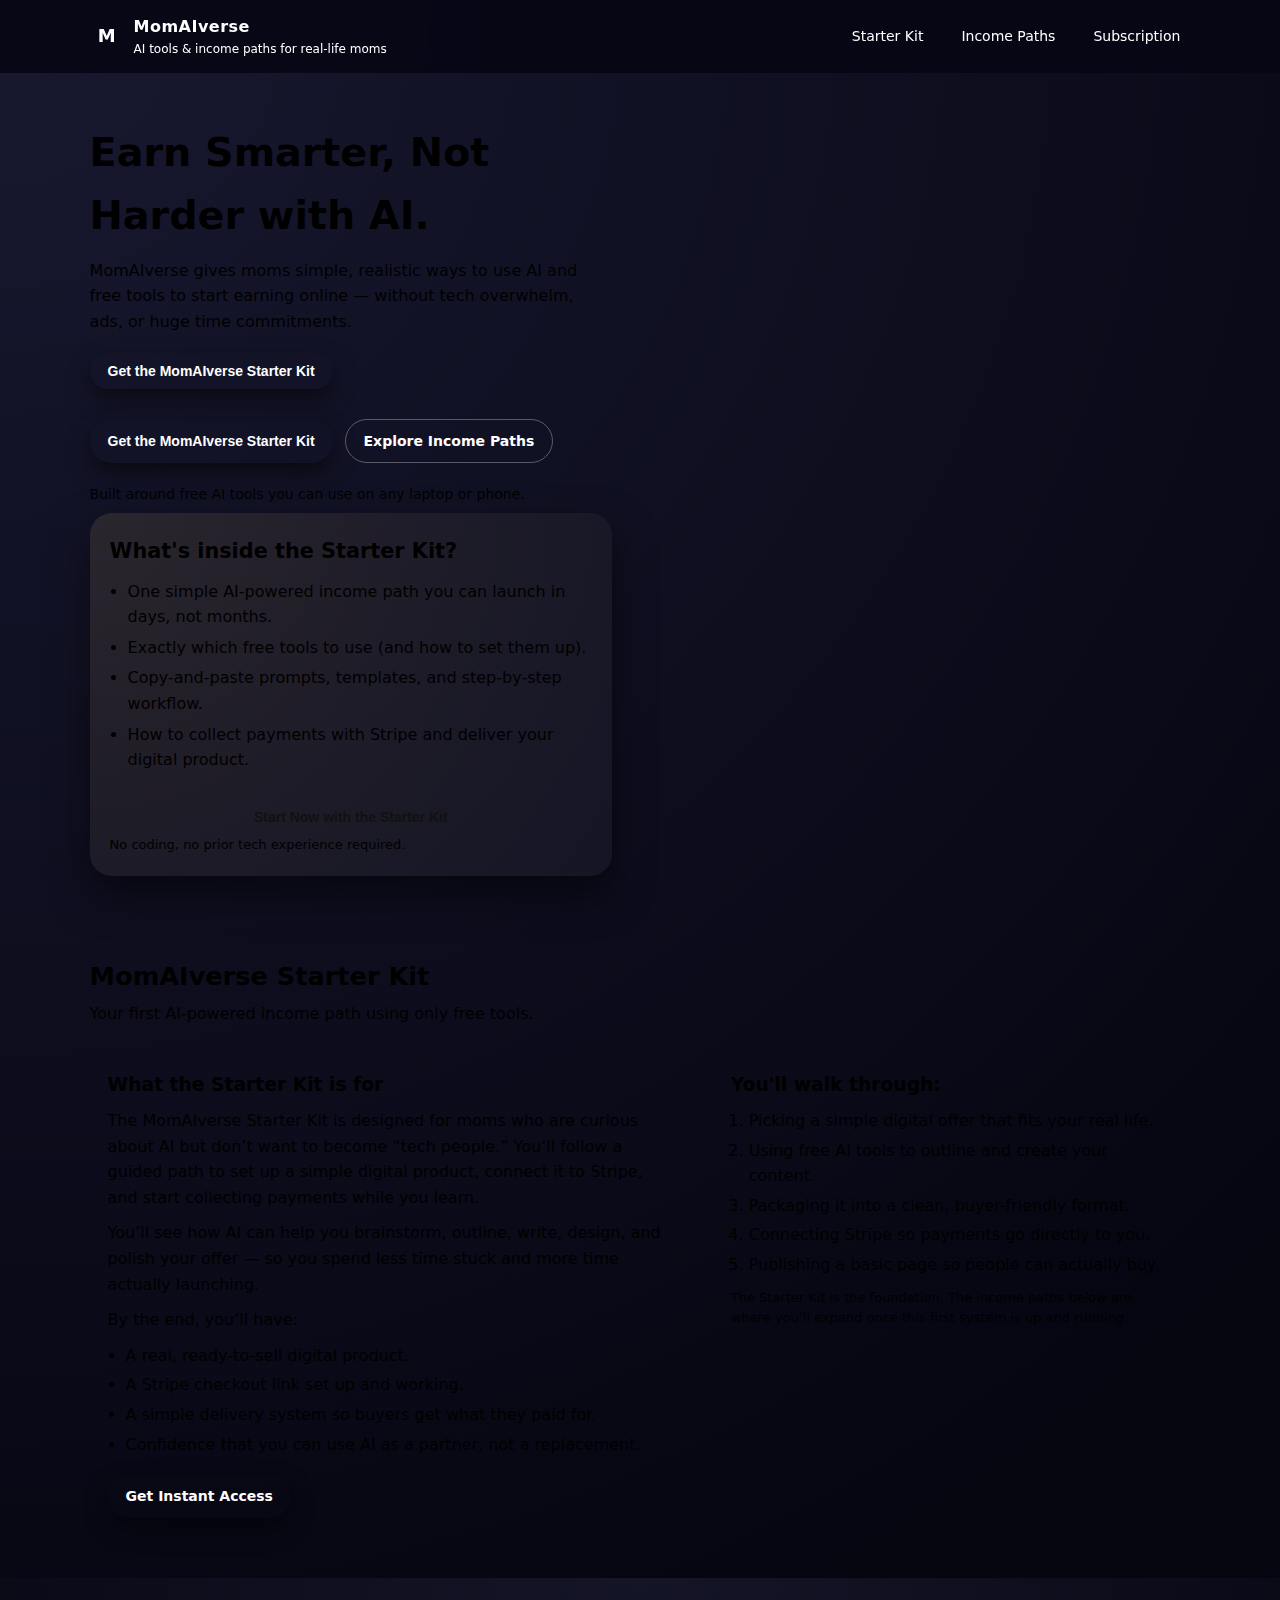
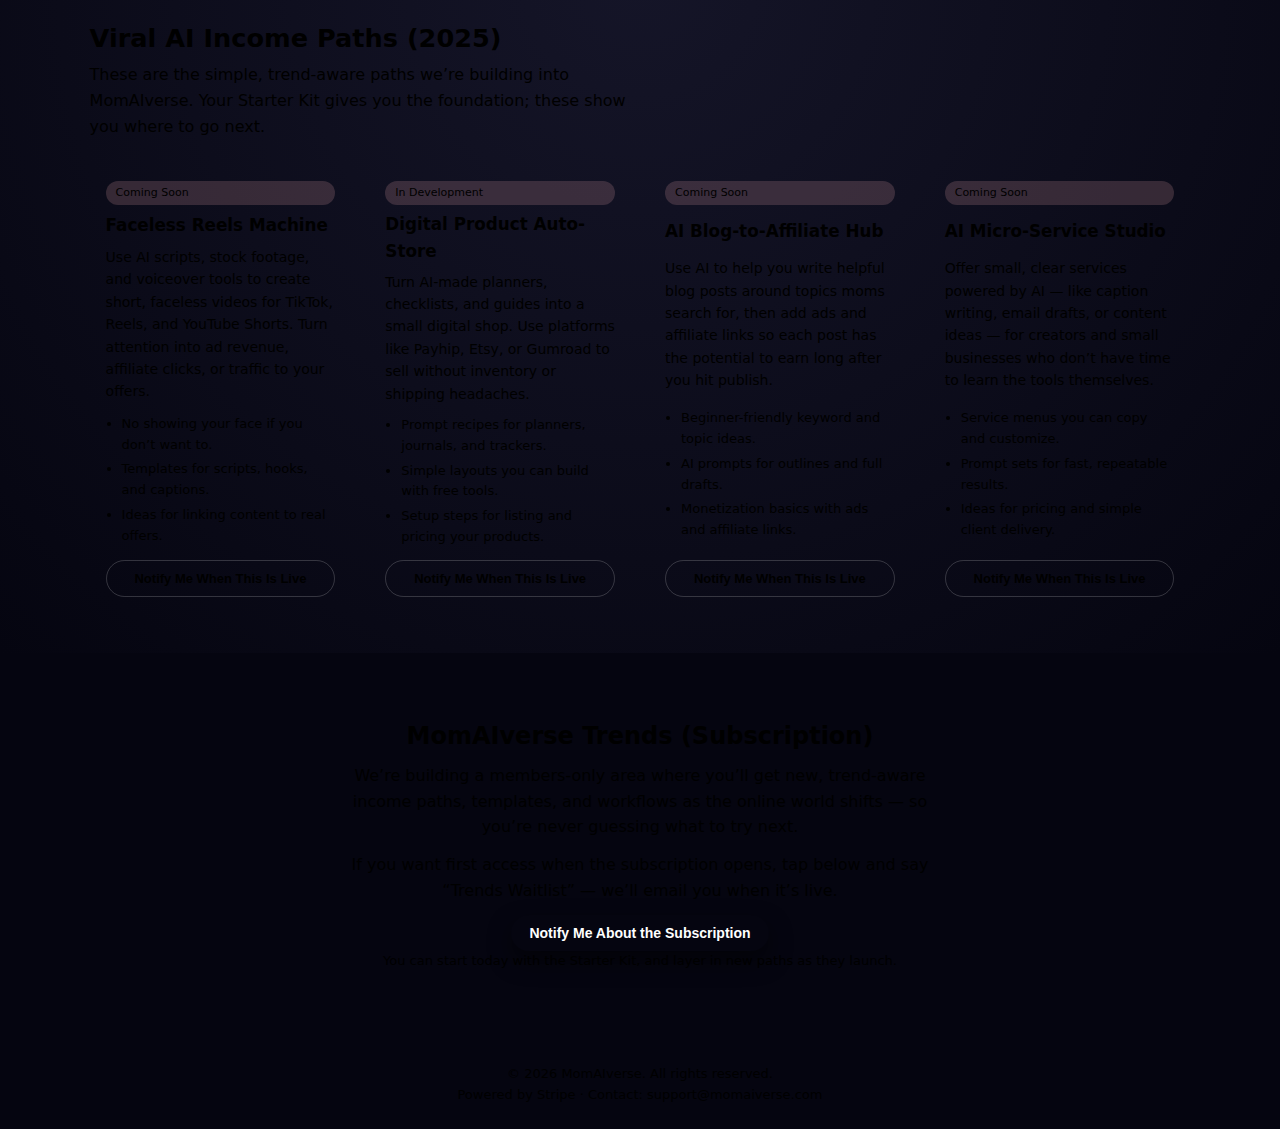
<file: index.html>
<!DOCTYPE html>
<html lang="en">
<head>
  <meta charset="UTF-8" />
  <meta name="viewport" content="width=device-width, initial-scale=1.0" />
  <title>MomAIverse | AI-Powered Income for Moms</title>
  <link rel="stylesheet" href="style.css" />
</head>
<body>
  <header class="nav">
    <div class="nav-left">
      <div class="logo-circle">M</div>
      <div class="logo-text">
        <span class="brand-name">MomAIverse</span>
        <span class="brand-tagline">AI tools & income paths for real-life moms</span>
      </div>
    </div>
    <nav class="nav-links">
      <a href="#starter-kit">Starter Kit</a>
      <a href="#income-paths">Income Paths</a>
      <a href="#subscription">Subscription</a>
    </nav>
  </header>

  <!-- HERO SECTION -->
  <section class="hero">
    <div class="hero-content">
      <h1>Earn Smarter, Not Harder with AI.</h1>
      <p>
        MomAIverse gives moms simple, realistic ways to use AI and free tools to start 
        earning online — without tech overwhelm, ads, or huge time commitments.
      </p>

      <div class="hero-buttons">
<button id="checkout-button" class="btn btn-primary">Get the MomAIverse Starter Kit</button>

<div class="hero-buttons">
  <button id="checkout-button" class="btn btn-primary">
    Get the MomAIverse Starter Kit
  </button>
  <a href="#income-paths" class="btn btn-outline">
    Explore Income Paths
  </a>
</div>
      <p class="hero-note">
        Built around free AI tools you can use on any laptop or phone.
      </p>
    </div>
    <div class="hero-card">
      <h2>What's inside the Starter Kit?</h2>
      <ul>
        <li>One simple AI-powered income path you can launch in days, not months.</li>
        <li>Exactly which free tools to use (and how to set them up).</li>
        <li>Copy-and-paste prompts, templates, and step-by-step workflow.</li>
        <li>How to collect payments with Stripe and deliver your digital product.</li>
      </ul>
    <button id="checkout-button-secondary" class="btn btn-full">
      Start Now with the Starter Kit
    </button>
      <p class="hero-card-footnote">
        No coding, no prior tech experience required.
      </p>
    </div>
  </section>

  <!-- STARTER KIT SECTION -->
  <section id="starter-kit" class="section">
    <div class="section-header">
      <h2>MomAIverse Starter Kit</h2>
      <p>Your first AI-powered income path using only free tools.</p>
    </div>
    <div class="starter-grid">
      <div class="starter-info">
        <h3>What the Starter Kit is for</h3>
        <p>
          The MomAIverse Starter Kit is designed for moms who are curious about AI 
          but don’t want to become “tech people.” You’ll follow a guided path to set up
          a simple digital product, connect it to Stripe, and start collecting payments
          while you learn.
        </p>
        <p>
          You’ll see how AI can help you brainstorm, outline, write, design, and polish 
          your offer — so you spend less time stuck and more time actually launching.
        </p>
        <p>
          By the end, you’ll have:
        </p>
        <ul>
          <li>A real, ready-to-sell digital product.</li>
          <li>A Stripe checkout link set up and working.</li>
          <li>A simple delivery system so buyers get what they paid for.</li>
          <li>Confidence that you can use AI as a partner, not a replacement.</li>
        </ul>
        <a 
          href="https://buy.stripe.com/fZufZi9O8gCgdefd7YfEk00" 
          class="btn btn-primary"
          target="_blank"
          rel="noopener noreferrer"
        >
          Get Instant Access
        </a>
      </div>
      <div class="starter-list">
        <h3>You'll walk through:</h3>
        <ol>
          <li>Picking a simple digital offer that fits your real life.</li>
          <li>Using free AI tools to outline and create your content.</li>
          <li>Packaging it into a clean, buyer-friendly format.</li>
          <li>Connecting Stripe so payments go directly to you.</li>
          <li>Publishing a basic page so people can actually buy.</li>
        </ol>
        <p class="starter-note">
          The Starter Kit is the foundation. The income paths below are 
          where you’ll expand once this first system is up and running.
        </p>
      </div>
    </div>
  </section>

  <!-- INCOME PATHS SECTION -->
  <section id="income-paths" class="section section-alt">
    <div class="section-header">
      <h2>Viral AI Income Paths (2025)</h2>
      <p>
        These are the simple, trend-aware paths we’re building into MomAIverse.
        Your Starter Kit gives you the foundation; these show you where to go next.
      </p>
    </div>

    <div class="card-grid">
      <!-- Path 1 -->
      <article class="card">
        <div class="card-pill">Coming Soon</div>
        <h3>Faceless Reels Machine</h3>
        <p>
          Use AI scripts, stock footage, and voiceover tools to create short,
          faceless videos for TikTok, Reels, and YouTube Shorts. Turn attention
          into ad revenue, affiliate clicks, or traffic to your offers.
        </p>
        <ul class="card-list">
          <li>No showing your face if you don’t want to.</li>
          <li>Templates for scripts, hooks, and captions.</li>
          <li>Ideas for linking content to real offers.</li>
        </ul>
        <button 
          class="btn btn-ghost notify-btn" 
          data-subject="Notify me - Faceless Reels Machine"
        >
          Notify Me When This Is Live
        </button>
      </article>

      <!-- Path 2 -->
      <article class="card">
        <div class="card-pill">In Development</div>
        <h3>Digital Product Auto-Store</h3>
        <p>
          Turn AI-made planners, checklists, and guides into a small digital shop.
          Use platforms like Payhip, Etsy, or Gumroad to sell without inventory
          or shipping headaches.
        </p>
        <ul class="card-list">
          <li>Prompt recipes for planners, journals, and trackers.</li>
          <li>Simple layouts you can build with free tools.</li>
          <li>Setup steps for listing and pricing your products.</li>
        </ul>
        <button 
          class="btn btn-ghost notify-btn" 
          data-subject="Notify me - Digital Product Auto-Store"
        >
          Notify Me When This Is Live
        </button>
      </article>

      <!-- Path 3 -->
      <article class="card">
        <div class="card-pill">Coming Soon</div>
        <h3>AI Blog-to-Affiliate Hub</h3>
        <p>
          Use AI to help you write helpful blog posts around topics moms search for,
          then add ads and affiliate links so each post has the potential to earn
          long after you hit publish.
        </p>
        <ul class="card-list">
          <li>Beginner-friendly keyword and topic ideas.</li>
          <li>AI prompts for outlines and full drafts.</li>
          <li>Monetization basics with ads and affiliate links.</li>
        </ul>
        <button 
          class="btn btn-ghost notify-btn" 
          data-subject="Notify me - AI Blog-to-Affiliate Hub"
        >
          Notify Me When This Is Live
        </button>
      </article>

      <!-- Path 4 -->
      <article class="card">
        <div class="card-pill">Coming Soon</div>
        <h3>AI Micro-Service Studio</h3>
        <p>
          Offer small, clear services powered by AI — like caption writing, 
          email drafts, or content ideas — for creators and small businesses 
          who don’t have time to learn the tools themselves.
        </p>
        <ul class="card-list">
          <li>Service menus you can copy and customize.</li>
          <li>Prompt sets for fast, repeatable results.</li>
          <li>Ideas for pricing and simple client delivery.</li>
        </ul>
        <button 
          class="btn btn-ghost notify-btn" 
          data-subject="Notify me - AI Micro-Service Studio"
        >
          Notify Me When This Is Live
        </button>
      </article>
    </div>
  </section>

  <!-- SUBSCRIPTION SECTION -->
  <section id="subscription" class="section">
    <div class="subscription-card">
      <h2>MomAIverse Trends (Subscription)</h2>
      <p>
        We’re building a members-only area where you’ll get new,
        trend-aware income paths, templates, and workflows as the online
        world shifts — so you’re never guessing what to try next.
      </p>
      <p>
        If you want first access when the subscription opens, tap below and
        say “Trends Waitlist” — we’ll email you when it’s live.
      </p>
      <button 
        class="btn btn-primary notify-btn" 
        data-subject="Notify me - MomAIverse Trends Subscription"
      >
        Notify Me About the Subscription
      </button>
      <p class="subscription-note">
        You can start today with the Starter Kit, and layer in new paths as they launch.
      </p>
    </div>
  </section>

  <footer class="footer">
    <p>© <span id="year"></span> MomAIverse. All rights reserved.</p>
    <p>
      Powered by Stripe · Contact: 
      <a href="mailto:support@momaiverse.com">support@momaiverse.com</a>
    </p>
  </footer>

  <script src="script.js"></script>
<script>
document.getElementById("checkout-button-secondary").addEventListener("click", async () => {
  try {
    const response = await fetch("https://momaiverse-server.onrender.com/create-checkout-session", { method: "POST" });
    const data = await response.json();
    if (data.url) {
      window.location.href = data.url;
    } else {
      alert("Error starting checkout. Please try again later.");
    }
  } catch (err) {
    alert("Connection error — please refresh and try again.");
  }
});
</script>
<script>
async function startCheckout() {
  try {
    const response = await fetch("https://momaiverse-server.onrender.com/create-checkout-session", {
      method: "POST",
    });
    const data = await response.json();
    if (data.url) {
      window.location.href = data.url;
    } else {
      alert("Error starting checkout. Please try again later.");
    }
  } catch (err) {
    console.error(err);
    alert("Connection error — please refresh and try again.");
  }
}

document.getElementById("checkout-button")?.addEventListener("click", startCheckout);
document.getElementById("checkout-button-secondary")?.addEventListener("click", startCheckout);
</script>


</body>
</html>
</file>
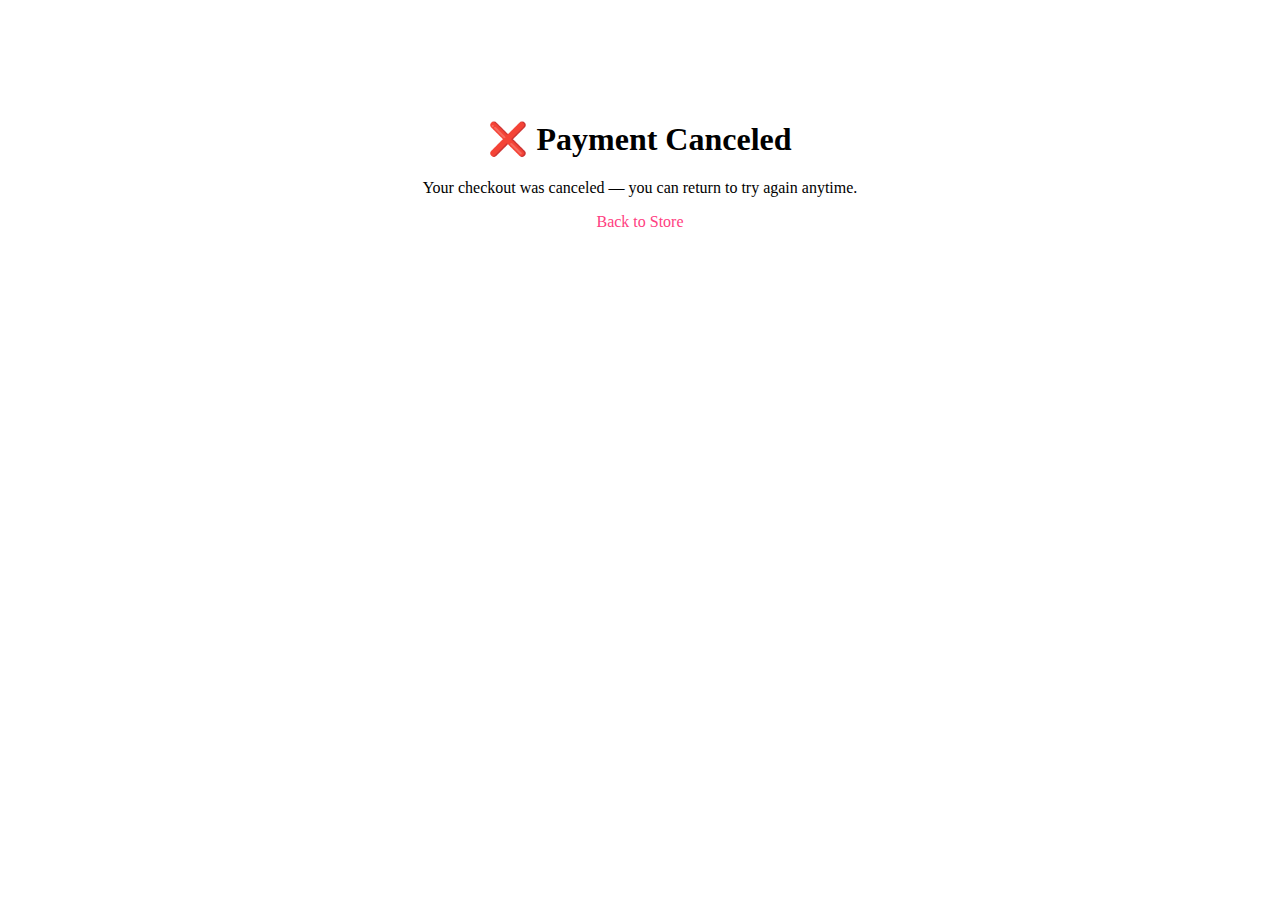
<file: cancel.html>
<!DOCTYPE html>
<html lang="en">
<head><meta charset="UTF-8"><title>Payment Canceled</title></head>
<body style="font-family:Segoe UI;text-align:center;margin-top:120px;">
  <h1>❌ Payment Canceled</h1>
  <p>Your checkout was canceled — you can return to try again anytime.</p>
  <a href="https://momaiverse.com" style="color:#ff4081;text-decoration:none;">Back to Store</a>
</body>
</html>
</file>
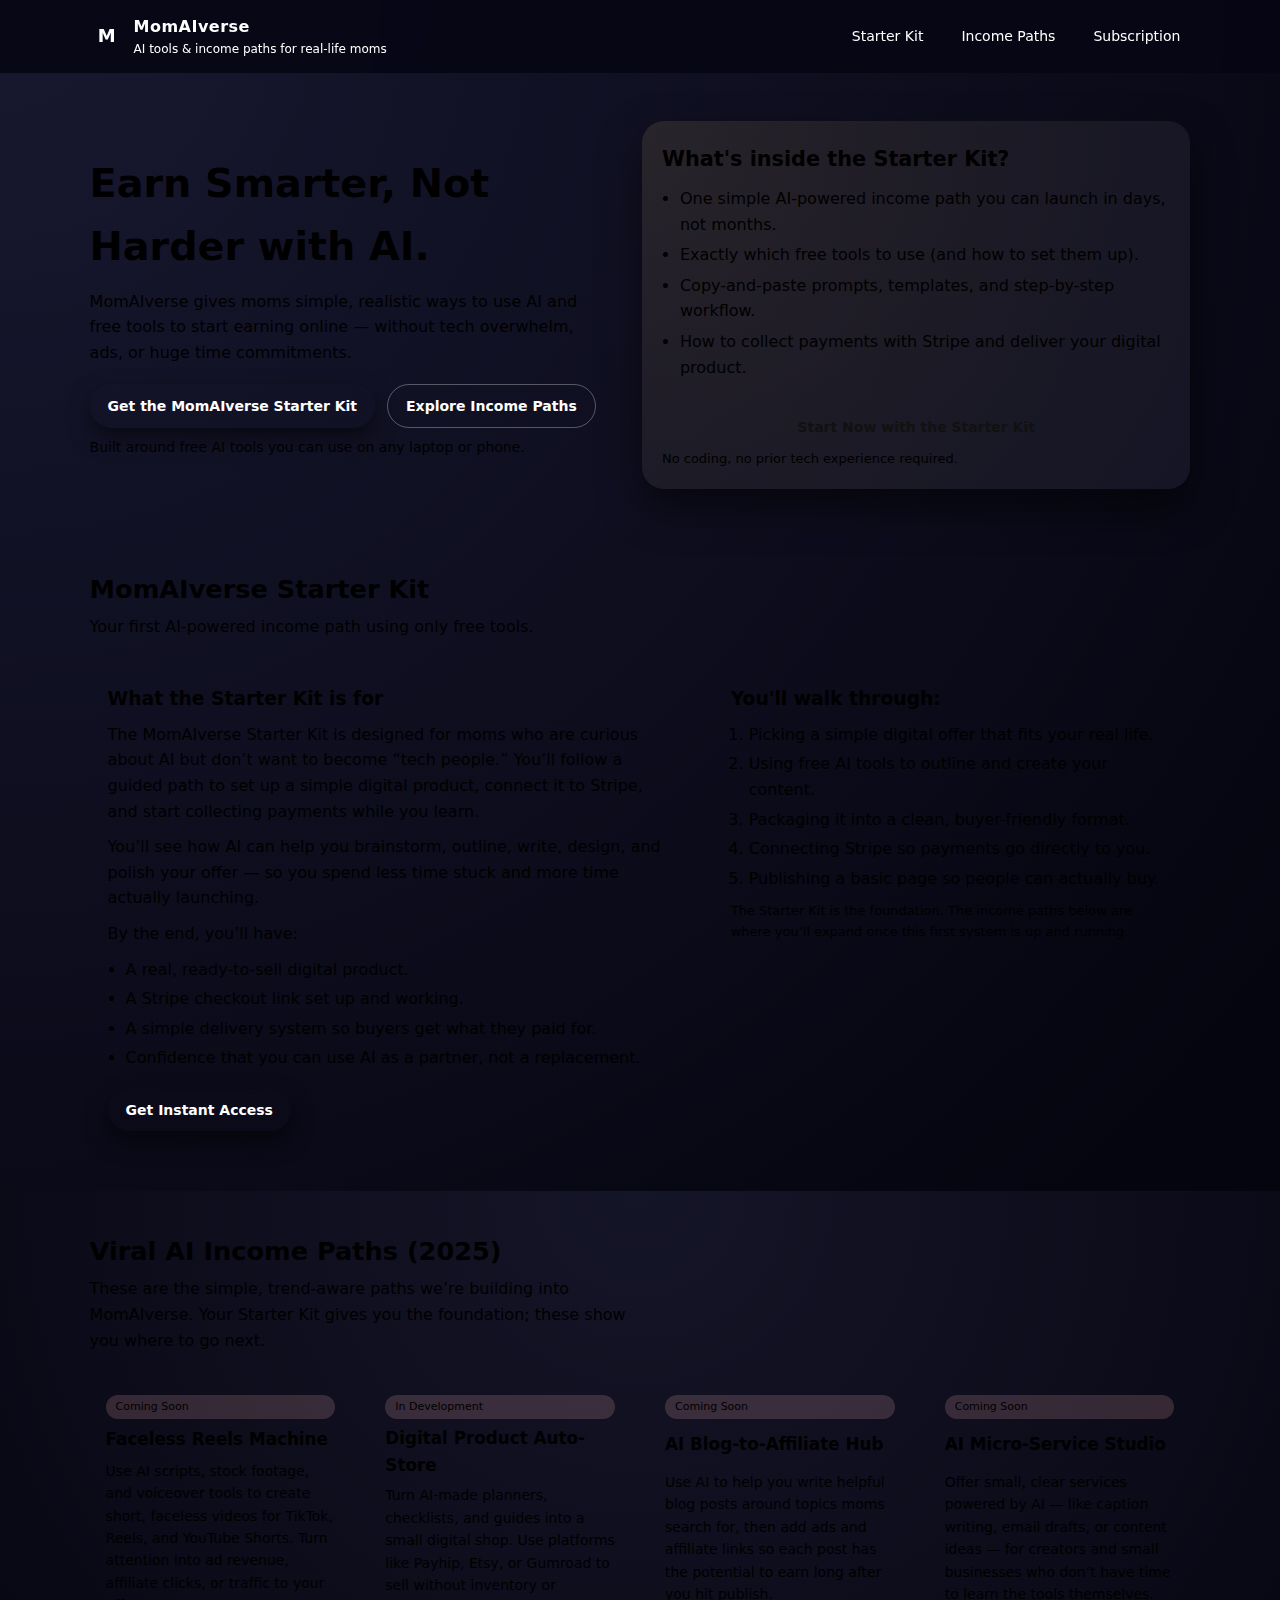
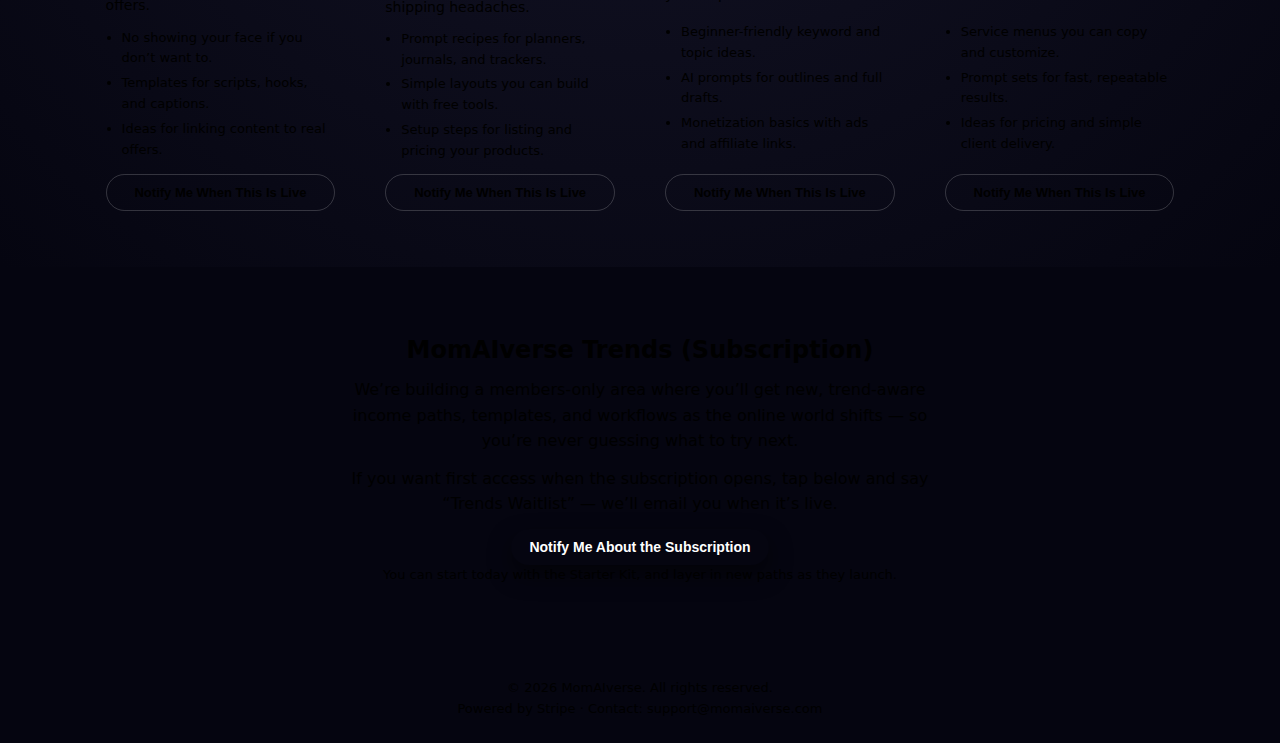
<file: income.html>
<!DOCTYPE html>
<html lang="en">
<head>
  <meta charset="UTF-8" />
  <meta name="viewport" content="width=device-width, initial-scale=1.0" />
  <title>MomAIverse | AI-Powered Income for Moms</title>
  <link rel="stylesheet" href="style.css" />
</head>
<body>
  <header class="nav">
    <div class="nav-left">
      <div class="logo-circle">M</div>
      <div class="logo-text">
        <span class="brand-name">MomAIverse</span>
        <span class="brand-tagline">AI tools & income paths for real-life moms</span>
      </div>
    </div>
    <nav class="nav-links">
      <a href="#starter-kit">Starter Kit</a>
      <a href="#income-paths">Income Paths</a>
      <a href="#subscription">Subscription</a>
    </nav>
  </header>

  <!-- HERO SECTION -->
  <section class="hero">
    <div class="hero-content">
      <h1>Earn Smarter, Not Harder with AI.</h1>
      <p>
        MomAIverse gives moms simple, realistic ways to use AI and free tools to start 
        earning online — without tech overwhelm, ads, or huge time commitments.
      </p>
      <div class="hero-buttons">
        <a 
          href="https://buy.stripe.com/fZufZi9O8gCgdefd7YfEk00" 
          class="btn btn-primary" 
          target="_blank"
          rel="noopener noreferrer"
        >
          Get the MomAIverse Starter Kit
        </a>
        <a href="#income-paths" class="btn btn-outline">
          Explore Income Paths
        </a>
      </div>
      <p class="hero-note">
        Built around free AI tools you can use on any laptop or phone.
      </p>
    </div>
    <div class="hero-card">
      <h2>What's inside the Starter Kit?</h2>
      <ul>
        <li>One simple AI-powered income path you can launch in days, not months.</li>
        <li>Exactly which free tools to use (and how to set them up).</li>
        <li>Copy-and-paste prompts, templates, and step-by-step workflow.</li>
        <li>How to collect payments with Stripe and deliver your digital product.</li>
      </ul>
      <a 
        href="https://buy.stripe.com/fZufZi9O8gCgdefd7YfEk00" 
        class="btn btn-full"
        target="_blank"
        rel="noopener noreferrer"
      >
        Start Now with the Starter Kit
      </a>
      <p class="hero-card-footnote">
        No coding, no prior tech experience required.
      </p>
    </div>
  </section>

  <!-- STARTER KIT SECTION -->
  <section id="starter-kit" class="section">
    <div class="section-header">
      <h2>MomAIverse Starter Kit</h2>
      <p>Your first AI-powered income path using only free tools.</p>
    </div>
    <div class="starter-grid">
      <div class="starter-info">
        <h3>What the Starter Kit is for</h3>
        <p>
          The MomAIverse Starter Kit is designed for moms who are curious about AI 
          but don’t want to become “tech people.” You’ll follow a guided path to set up
          a simple digital product, connect it to Stripe, and start collecting payments
          while you learn.
        </p>
        <p>
          You’ll see how AI can help you brainstorm, outline, write, design, and polish 
          your offer — so you spend less time stuck and more time actually launching.
        </p>
        <p>
          By the end, you’ll have:
        </p>
        <ul>
          <li>A real, ready-to-sell digital product.</li>
          <li>A Stripe checkout link set up and working.</li>
          <li>A simple delivery system so buyers get what they paid for.</li>
          <li>Confidence that you can use AI as a partner, not a replacement.</li>
        </ul>
        <a 
          href="https://buy.stripe.com/fZufZi9O8gCgdefd7YfEk00" 
          class="btn btn-primary"
          target="_blank"
          rel="noopener noreferrer"
        >
          Get Instant Access
        </a>
      </div>
      <div class="starter-list">
        <h3>You'll walk through:</h3>
        <ol>
          <li>Picking a simple digital offer that fits your real life.</li>
          <li>Using free AI tools to outline and create your content.</li>
          <li>Packaging it into a clean, buyer-friendly format.</li>
          <li>Connecting Stripe so payments go directly to you.</li>
          <li>Publishing a basic page so people can actually buy.</li>
        </ol>
        <p class="starter-note">
          The Starter Kit is the foundation. The income paths below are 
          where you’ll expand once this first system is up and running.
        </p>
      </div>
    </div>
  </section>

  <!-- INCOME PATHS SECTION -->
  <section id="income-paths" class="section section-alt">
    <div class="section-header">
      <h2>Viral AI Income Paths (2025)</h2>
      <p>
        These are the simple, trend-aware paths we’re building into MomAIverse.
        Your Starter Kit gives you the foundation; these show you where to go next.
      </p>
    </div>

    <div class="card-grid">
      <!-- Path 1 -->
      <article class="card">
        <div class="card-pill">Coming Soon</div>
        <h3>Faceless Reels Machine</h3>
        <p>
          Use AI scripts, stock footage, and voiceover tools to create short,
          faceless videos for TikTok, Reels, and YouTube Shorts. Turn attention
          into ad revenue, affiliate clicks, or traffic to your offers.
        </p>
        <ul class="card-list">
          <li>No showing your face if you don’t want to.</li>
          <li>Templates for scripts, hooks, and captions.</li>
          <li>Ideas for linking content to real offers.</li>
        </ul>
        <button 
          class="btn btn-ghost notify-btn" 
          data-subject="Notify me - Faceless Reels Machine"
        >
          Notify Me When This Is Live
        </button>
      </article>

      <!-- Path 2 -->
      <article class="card">
        <div class="card-pill">In Development</div>
        <h3>Digital Product Auto-Store</h3>
        <p>
          Turn AI-made planners, checklists, and guides into a small digital shop.
          Use platforms like Payhip, Etsy, or Gumroad to sell without inventory
          or shipping headaches.
        </p>
        <ul class="card-list">
          <li>Prompt recipes for planners, journals, and trackers.</li>
          <li>Simple layouts you can build with free tools.</li>
          <li>Setup steps for listing and pricing your products.</li>
        </ul>
        <button 
          class="btn btn-ghost notify-btn" 
          data-subject="Notify me - Digital Product Auto-Store"
        >
          Notify Me When This Is Live
        </button>
      </article>

      <!-- Path 3 -->
      <article class="card">
        <div class="card-pill">Coming Soon</div>
        <h3>AI Blog-to-Affiliate Hub</h3>
        <p>
          Use AI to help you write helpful blog posts around topics moms search for,
          then add ads and affiliate links so each post has the potential to earn
          long after you hit publish.
        </p>
        <ul class="card-list">
          <li>Beginner-friendly keyword and topic ideas.</li>
          <li>AI prompts for outlines and full drafts.</li>
          <li>Monetization basics with ads and affiliate links.</li>
        </ul>
        <button 
          class="btn btn-ghost notify-btn" 
          data-subject="Notify me - AI Blog-to-Affiliate Hub"
        >
          Notify Me When This Is Live
        </button>
      </article>

      <!-- Path 4 -->
      <article class="card">
        <div class="card-pill">Coming Soon</div>
        <h3>AI Micro-Service Studio</h3>
        <p>
          Offer small, clear services powered by AI — like caption writing, 
          email drafts, or content ideas — for creators and small businesses 
          who don’t have time to learn the tools themselves.
        </p>
        <ul class="card-list">
          <li>Service menus you can copy and customize.</li>
          <li>Prompt sets for fast, repeatable results.</li>
          <li>Ideas for pricing and simple client delivery.</li>
        </ul>
        <button 
          class="btn btn-ghost notify-btn" 
          data-subject="Notify me - AI Micro-Service Studio"
        >
          Notify Me When This Is Live
        </button>
      </article>
    </div>
  </section>

  <!-- SUBSCRIPTION SECTION -->
  <section id="subscription" class="section">
    <div class="subscription-card">
      <h2>MomAIverse Trends (Subscription)</h2>
      <p>
        We’re building a members-only area where you’ll get new,
        trend-aware income paths, templates, and workflows as the online
        world shifts — so you’re never guessing what to try next.
      </p>
      <p>
        If you want first access when the subscription opens, tap below and
        say “Trends Waitlist” — we’ll email you when it’s live.
      </p>
      <button 
        class="btn btn-primary notify-btn" 
        data-subject="Notify me - MomAIverse Trends Subscription"
      >
        Notify Me About the Subscription
      </button>
      <p class="subscription-note">
        You can start today with the Starter Kit, and layer in new paths as they launch.
      </p>
    </div>
  </section>

  <footer class="footer">
    <p>© <span id="year"></span> MomAIverse. All rights reserved.</p>
    <p>
      Powered by Stripe · Contact: 
      <a href="mailto:support@momaiverse.com">support@momaiverse.com</a>
    </p>
  </footer>

  <script src="script.js"></script>
</body>
</html>
</file>
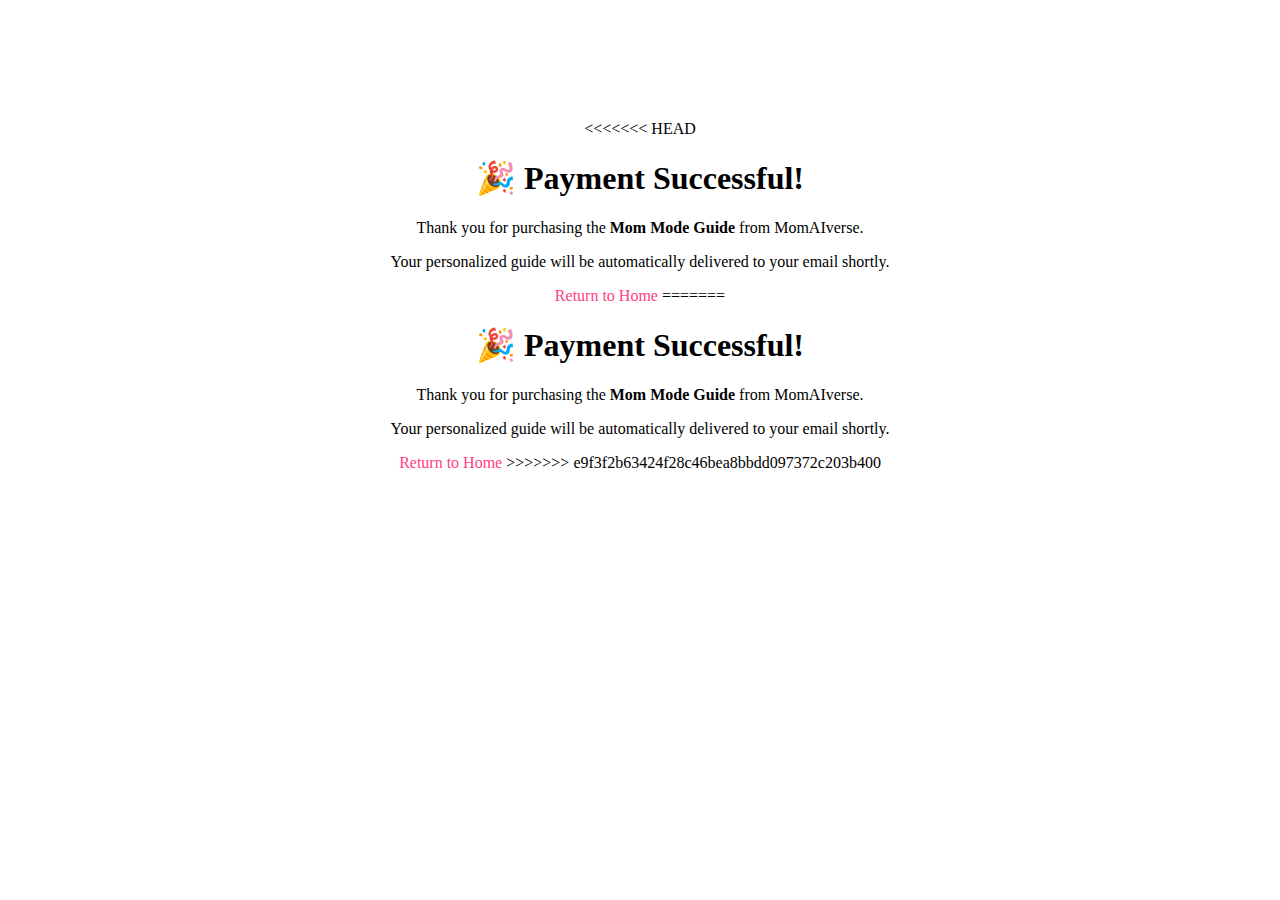
<file: success.html>
<<<<<<< HEAD
<!DOCTYPE html>
<html lang="en">
<head><meta charset="UTF-8"><title>Payment Successful</title></head>
<body style="font-family:Segoe UI;text-align:center;margin-top:120px;">
  <h1>🎉 Payment Successful!</h1>
  <p>Thank you for purchasing the <b>Mom Mode Guide</b> from MomAIverse.</p>
  <p>Your personalized guide will be automatically delivered to your email shortly.</p>
  <a href="https://momaiverse.com" style="color:#ff4081;text-decoration:none;">Return to Home</a>
</body>
</html>
=======
<!DOCTYPE html>
<html lang="en">
<head><meta charset="UTF-8"><title>Payment Successful</title></head>
<body style="font-family:Segoe UI;text-align:center;margin-top:120px;">
  <h1>🎉 Payment Successful!</h1>
  <p>Thank you for purchasing the <b>Mom Mode Guide</b> from MomAIverse.</p>
  <p>Your personalized guide will be automatically delivered to your email shortly.</p>
  <a href="https://momaiverse.com" style="color:#ff4081;text-decoration:none;">Return to Home</a>
</body>
</html>
>>>>>>> e9f3f2b63424f28c46bea8bbdd097372c203b400
</file>
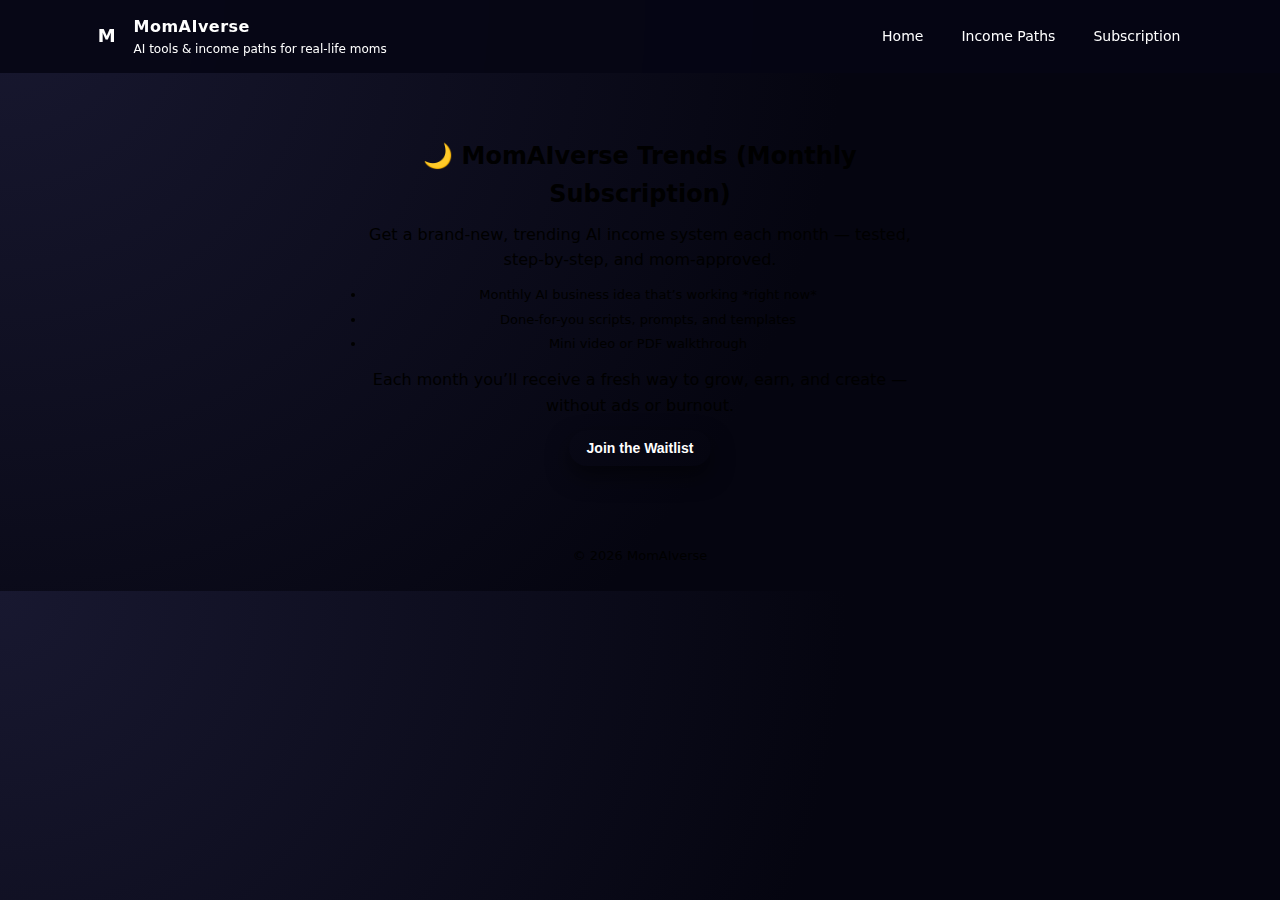
<file: trends.html>
<!DOCTYPE html>
<html lang="en">
<head>
  <meta charset="UTF-8" />
  <meta name="viewport" content="width=device-width, initial-scale=1.0" />
  <title>MomAIverse Trends | Monthly AI Income Ideas</title>
  <link rel="stylesheet" href="style.css" />
</head>
<body>
  <header class="nav">
    <div class="nav-left">
      <div class="logo-circle">M</div>
      <div class="logo-text">
        <span class="brand-name">MomAIverse</span>
        <span class="brand-tagline">AI tools & income paths for real-life moms</span>
      </div>
    </div>
    <nav class="nav-links">
      <a href="index.html">Home</a>
      <a href="income.html">Income Paths</a>
      <a href="trends.html">Subscription</a>
    </nav>
  </header>

  <section class="section">
    <div class="subscription-card">
      <h2>🌙 MomAIverse Trends (Monthly Subscription)</h2>
      <p>Get a brand-new, trending AI income system each month — tested, step-by-step, and mom-approved.</p>
      <ul class="card-list">
        <li>Monthly AI business idea that’s working *right now*</li>
        <li>Done-for-you scripts, prompts, and templates</li>
        <li>Mini video or PDF walkthrough</li>
      </ul>
      <p>Each month you’ll receive a fresh way to grow, earn, and create — without ads or burnout.</p>
      <button class="btn btn-primary notify-btn" data-subject="Notify me - MomAIverse Trends Waitlist">Join the Waitlist</button>
    </div>
  </section>

  <footer class="footer">
    <p>© <span id="year"></span> MomAIverse</p>
  </footer>
  <script src="script.js"></script>
</body>
</html>
</file>
<file: style.css>
<<<<<<< HEAD
:root {
  --yellow: #FED571;
  --soft-pink: #FAB0B5;
  --bright-blue: #72DDFF;
  --hot-pink: #FE0675;
  --indigo: #585CFE;
  --neon-magenta: #E400F8;

  --bg: #0b0b18;
  --text-main: #f9f9ff;
  --text-muted: #c6c7ff;
  --card-bg: #17172a;
  --card-alt-bg: #1f1f39;
  --border-subtle: rgba(255, 255, 255, 0.08);
}

/* Global reset */
* {
  box-sizing: border-box;
  margin: 0;
  padding: 0;
}

body {
  font-family: system-ui, -apple-system, BlinkMacSystemFont, "Segoe UI", sans-serif;
  background: radial-gradient(circle at top left, #181830, #050510 60%);
  color: var(--text-main);
  line-height: 1.6;
}

/* Layout */
.nav {
  position: sticky;
  top: 0;
  z-index: 10;
  display: flex;
  align-items: center;
  justify-content: space-between;
  padding: 14px 7vw;
  background: rgba(5, 5, 20, 0.9);
  backdrop-filter: blur(10px);
  border-bottom: 1px solid var(--border-subtle);
}

.nav-left {
  display: flex;
  align-items: center;
  gap: 10px;
}

.logo-circle {
  width: 34px;
  height: 34px;
  border-radius: 50%;
  background: conic-gradient(from 200deg, var(--hot-pink), var(--bright-blue), var(--yellow), var(--neon-magenta), var(--hot-pink));
  display: flex;
  align-items: center;
  justify-content: center;
  color: #fff;
  font-weight: 700;
  font-size: 18px;
}

.logo-text {
  display: flex;
  flex-direction: column;
}

.brand-name {
  font-weight: 700;
  letter-spacing: 0.03em;
}

.brand-tagline {
  font-size: 12px;
  color: var(--text-muted);
}

.nav-links {
  display: flex;
  gap: 18px;
  font-size: 14px;
}

.nav-links a {
  color: var(--text-muted);
  text-decoration: none;
  padding: 6px 10px;
  border-radius: 999px;
  transition: background 0.2s, color 0.2s;
}

.nav-links a:hover {
  background: rgba(255, 255, 255, 0.06);
  color: #fff;
}

/* Hero */
.hero {
  display: grid;
  grid-template-columns: minmax(0, 2fr) minmax(0, 2.1fr);
  gap: 30px;
  padding: 48px 7vw 40px;
  align-items: center;
}

.hero-content h1 {
  font-size: clamp(2.1rem, 3.1vw, 3rem);
  margin-bottom: 10px;
}

.hero-content p {
  color: var(--text-muted);
  max-width: 520px;
}

.hero-buttons {
  display: flex;
  flex-wrap: wrap;
  gap: 12px;
  margin: 18px 0 8px;
}

.hero-note {
  font-size: 14px;
  color: var(--bright-blue);
}

.hero-card {
  background: radial-gradient(circle at top left, rgba(254, 213, 113, 0.1), #151526);
  border-radius: 22px;
  padding: 22px 20px 20px;
  border: 1px solid var(--border-subtle);
  box-shadow: 0 18px 40px rgba(0, 0, 0, 0.5);
}

.hero-card h2 {
  font-size: 1.3rem;
  margin-bottom: 10px;
}

.hero-card ul {
  margin-left: 18px;
  margin-bottom: 16px;
  color: var(--text-muted);
}

.hero-card li + li {
  margin-top: 5px;
}

.hero-card-footnote {
  font-size: 13px;
  color: var(--soft-pink);
}

/* Buttons */
.btn {
  display: inline-flex;
  align-items: center;
  justify-content: center;
  padding: 10px 18px;
  border-radius: 999px;
  font-size: 14px;
  font-weight: 600;
  border: none;
  cursor: pointer;
  text-decoration: none;
  transition: transform 0.15s ease, box-shadow 0.15s ease, background 0.15s ease, color 0.15s ease;
  white-space: nowrap;
}

.btn-primary {
  background: linear-gradient(120deg, var(--hot-pink), var(--neon-magenta), var(--indigo));
  color: #fff;
  box-shadow: 0 10px 22px rgba(0, 0, 0, 0.5);
}

.btn-primary:hover {
  transform: translateY(-1px);
  box-shadow: 0 16px 30px rgba(0, 0, 0, 0.6);
}

.btn-outline {
  border: 1px solid rgba(255, 255, 255, 0.3);
  color: #fff;
  background: transparent;
}

.btn-outline:hover {
  background: rgba(255, 255, 255, 0.08);
}

.btn-full {
  width: 100%;
  margin-top: 10px;
  background: linear-gradient(120deg, var(--yellow), var(--soft-pink), var(--bright-blue));
  color: #111;
  font-weight: 700;
}

.btn-full:hover {
  transform: translateY(-1px);
  box-shadow: 0 12px 26px rgba(0, 0, 0, 0.55);
}

.btn-ghost {
  background: transparent;
  border: 1px solid rgba(255, 255, 255, 0.18);
  color: var(--text-main);
  font-size: 13px;
}

.btn-ghost:hover {
  background: rgba(255, 255, 255, 0.05);
}

/* Sections */
.section {
  padding: 40px 7vw;
}

.section-alt {
  background: radial-gradient(circle at top, #151528, #050510);
}

.section-header {
  max-width: 560px;
  margin-bottom: 24px;
}

.section-header h2 {
  font-size: 1.6rem;
  margin-bottom: 4px;
}

.section-header p {
  color: var(--text-muted);
}

/* Starter Kit layout */
.starter-grid {
  display: grid;
  grid-template-columns: minmax(0, 1.5fr) minmax(0, 1.2fr);
  gap: 26px;
}

.starter-info,
.starter-list {
  background: var(--card-bg);
  border-radius: 20px;
  padding: 20px 18px;
  border: 1px solid var(--border-subtle);
}

.starter-info h3,
.starter-list h3 {
  margin-bottom: 8px;
}

.starter-info p {
  color: var(--text-muted);
  margin-bottom: 10px;
}

.starter-info ul {
  margin-left: 18px;
  margin-bottom: 18px;
}

.starter-info li + li {
  margin-top: 4px;
}

.starter-list ol {
  margin-left: 18px;
  color: var(--text-muted);
  margin-bottom: 10px;
}

.starter-list li + li {
  margin-top: 4px;
}

.starter-note {
  font-size: 13px;
  color: var(--soft-pink);
}

/* Cards for income paths */
.card-grid {
  display: grid;
  grid-template-columns: repeat(4, minmax(0, 1fr));
  gap: 18px;
}

.card {
  background: var(--card-bg);
  border-radius: 18px;
  padding: 18px 16px 16px;
  border: 1px solid var(--border-subtle);
  display: flex;
  flex-direction: column;
  justify-content: space-between;
}

.card-pill {
  display: inline-flex;
  padding: 3px 10px;
  font-size: 11px;
  border-radius: 999px;
  background: rgba(250, 176, 181, 0.18);
  color: var(--soft-pink);
  margin-bottom: 6px;
}

.card h3 {
  font-size: 1.05rem;
  margin-bottom: 6px;
}

.card p {
  color: var(--text-muted);
  font-size: 14px;
  margin-bottom: 10px;
}

.card-list {
  margin-left: 16px;
  margin-bottom: 12px;
  color: var(--text-muted);
  font-size: 13px;
}

.card-list li + li {
  margin-top: 4px;
}

/* Subscription */
.subscription-card {
  max-width: 620px;
  margin: 0 auto;
  background: var(--card-alt-bg);
  border-radius: 22px;
  padding: 24px 20px 22px;
  border: 1px solid var(--border-subtle);
  text-align: center;
}

.subscription-card h2 {
  margin-bottom: 8px;
}

.subscription-card p {
  color: var(--text-muted);
  margin-bottom: 12px;
}

.subscription-note {
  font-size: 13px;
  color: var(--bright-blue);
}

/* Footer */
.footer {
  padding: 18px 7vw 24px;
  border-top: 1px solid var(--border-subtle);
  font-size: 13px;
  color: var(--text-muted);
  text-align: center;
}

.footer a {
  color: var(--bright-blue);
  text-decoration: none;
}

.footer a:hover {
  text-decoration: underline;
}

/* Responsive */
@media (max-width: 900px) {
  .hero {
    grid-template-columns: minmax(0, 1fr);
  }
  .hero-card {
    order: -1;
  }
  .starter-grid {
    grid-template-columns: minmax(0, 1fr);
  }
  .card-grid {
    grid-template-columns: repeat(2, minmax(0, 1fr));
  }
  .nav-links {
    display: none;
  }
}

@media (max-width: 600px) {
  .hero {
    padding-top: 30px;
  }
  .card-grid {
    grid-template-columns: minmax(0, 1fr);
  }
  .section {
    padding-inline: 5vw;
  }
  .nav {
    padding-inline: 5vw;
  }
}
=======
body {
  font-family: 'Segoe UI', Arial, sans-serif;
  text-align: center;
  background: #f8f9fb;
  color: #333;
  margin: 0;
  padding: 0;
}

header {
  background-color: #89b4f8;
  color: white;
  padding: 30px 0;
}

main {
  padding: 40px 10px;
}

.buy-btn {
  background-color: #ff66b2;
  border: none;
  color: white;
  padding: 15px 25px;
  font-size: 18px;
  border-radius: 8px;
  cursor: pointer;
  transition: 0.2s ease-in-out;
}

.buy-btn:hover {
  background-color: #ff3385;
}
>>>>>>> e9f3f2b63424f28c46bea8bbdd097372c203b400
</file>
